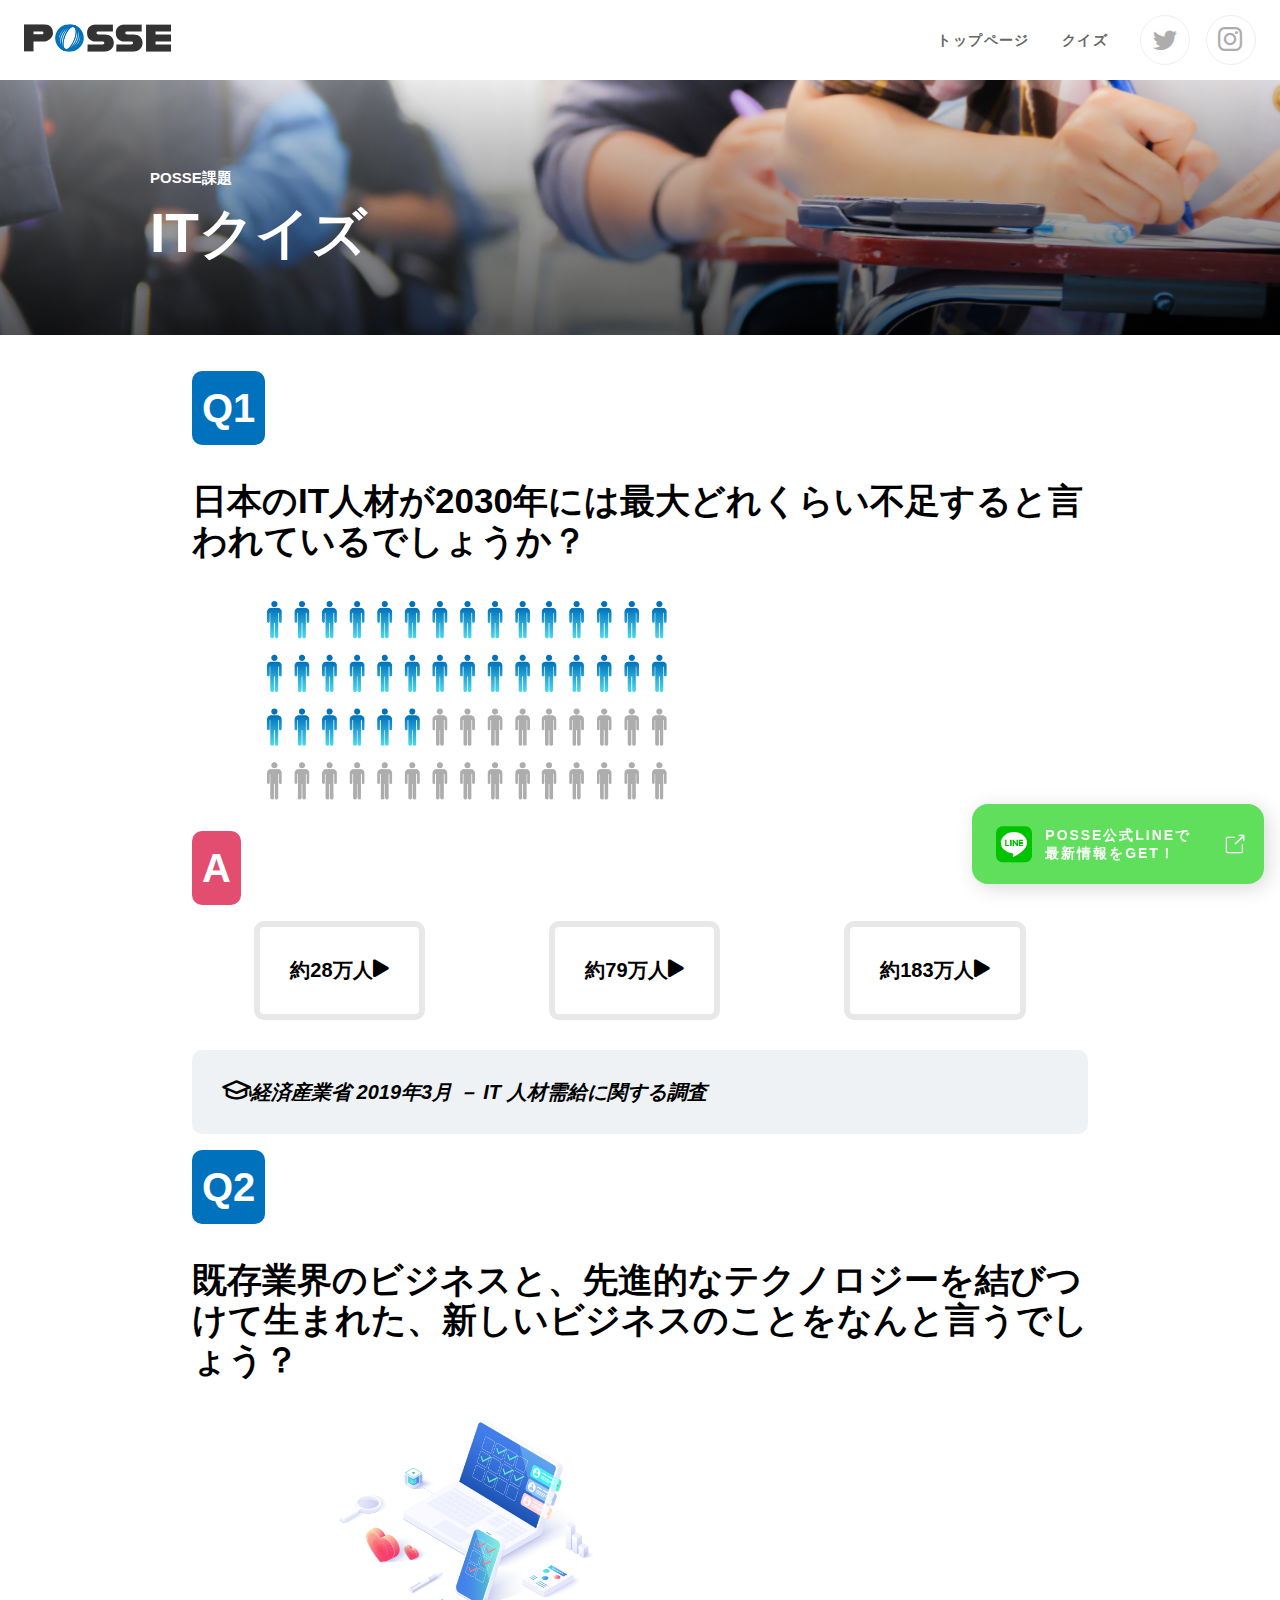
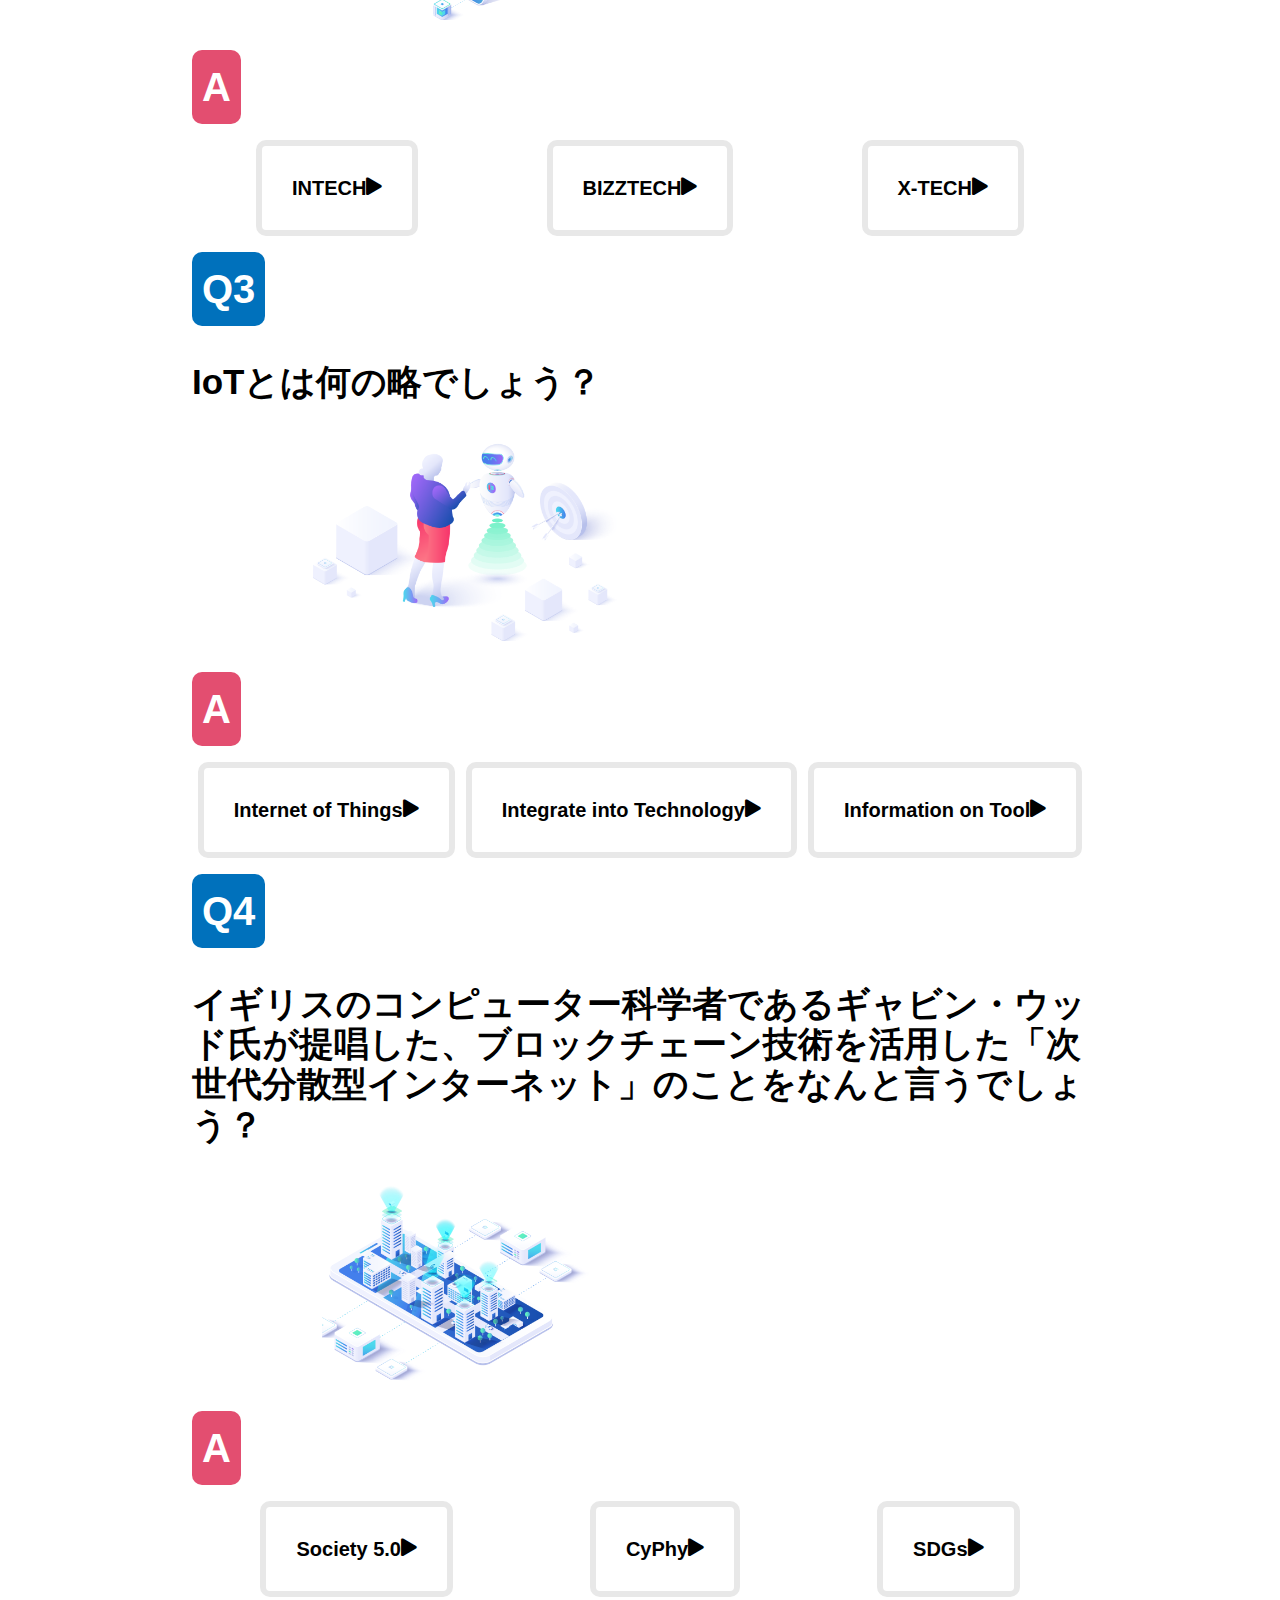
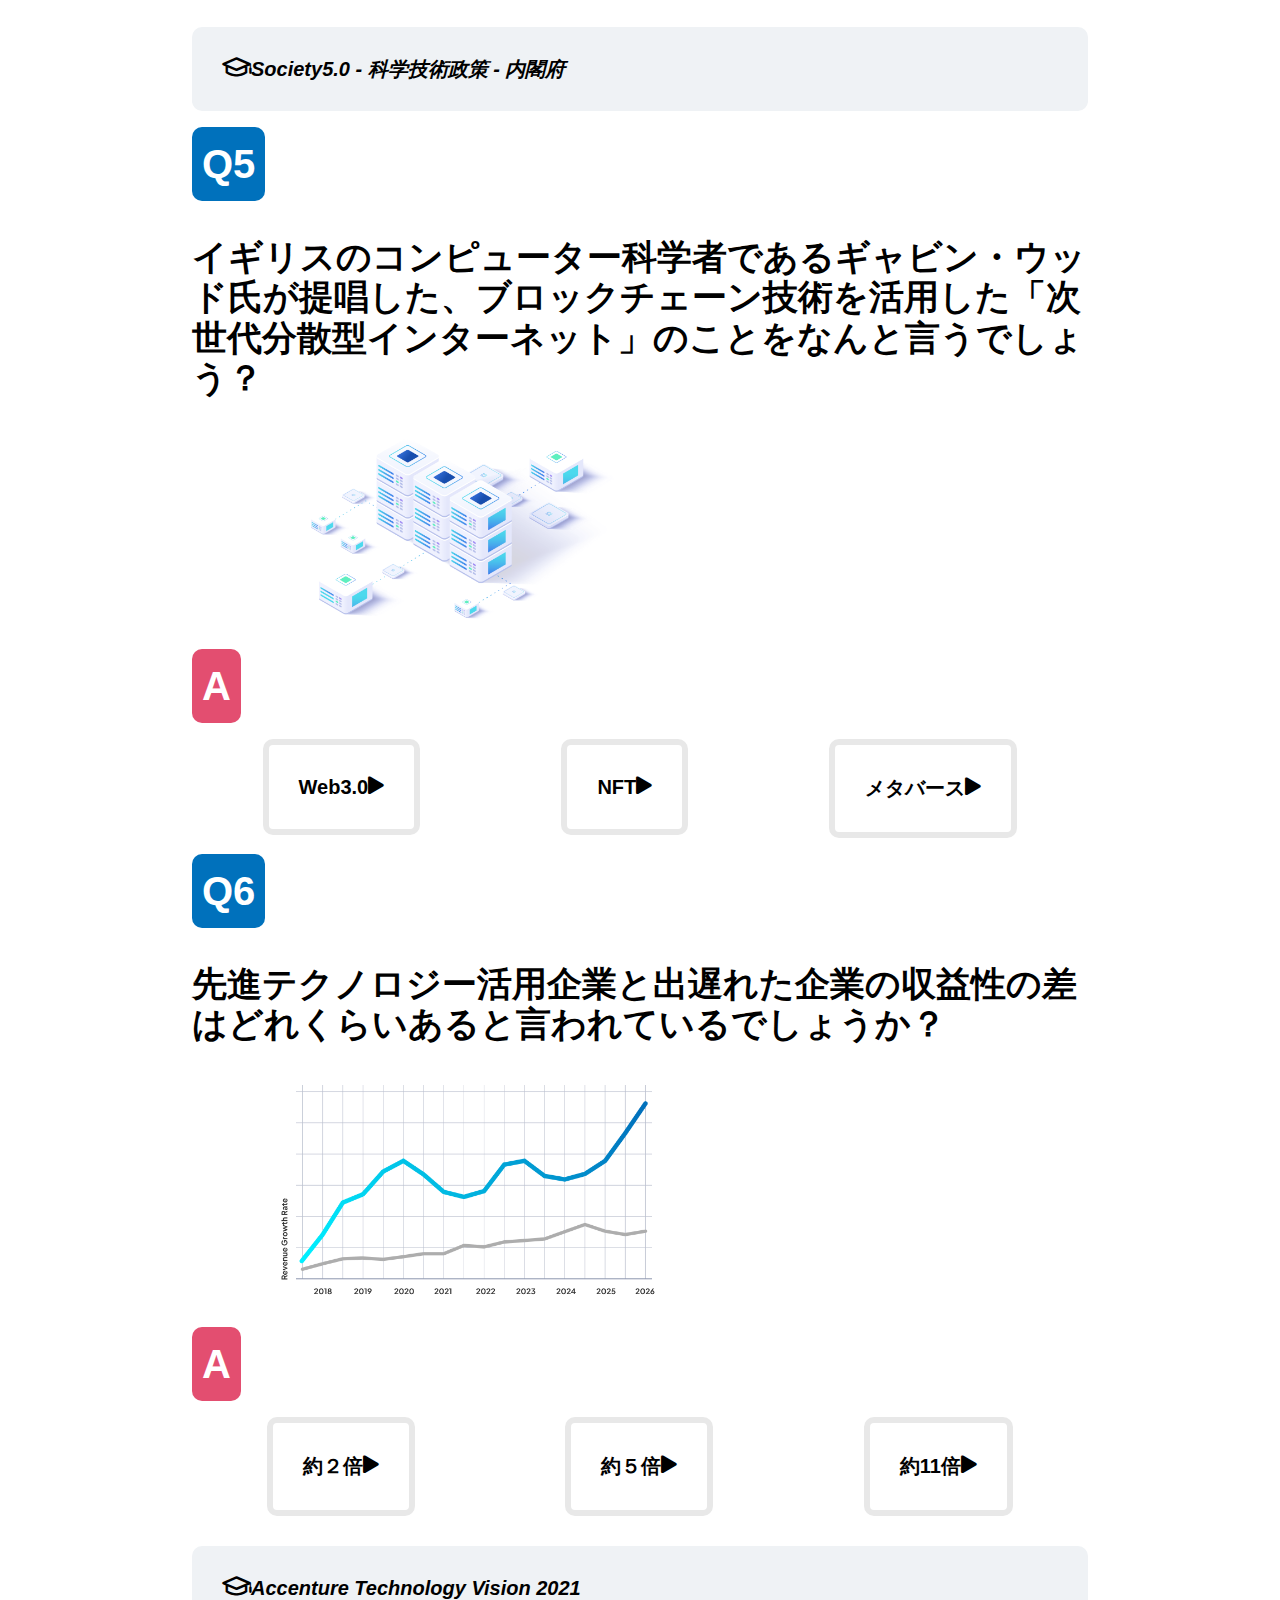
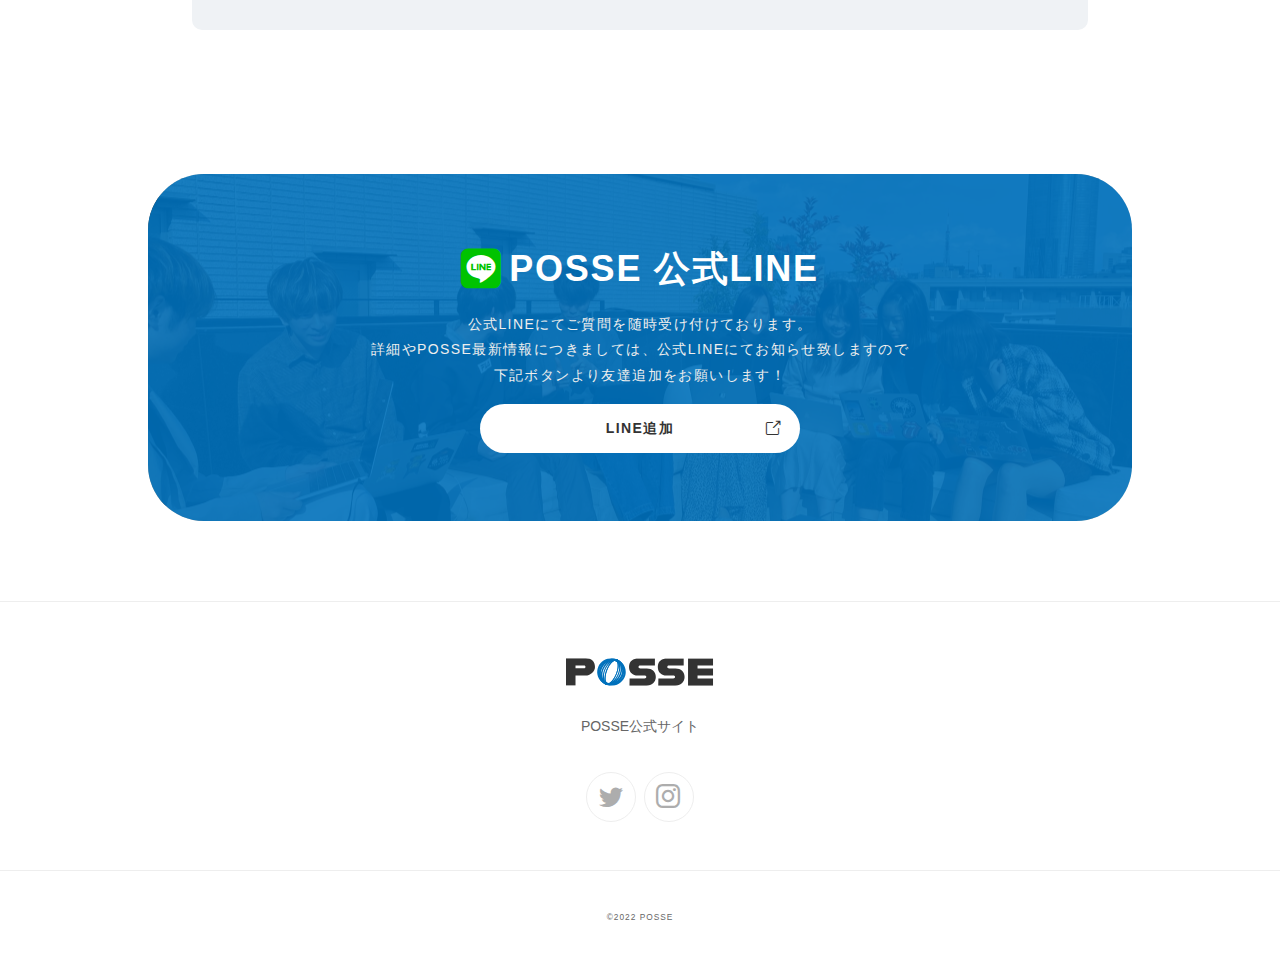
<file: quiz/index.html>
<!DOCTYPE html>
<html lang="ja">
<head>
  <meta charset="UTF-8">
  <meta http-equiv="X-UA-Compatible" content="IE=edge">
  <meta name="viewport" content="width=device-width, initial-scale=1.0">
  <title>クイズページ</title>
  <link rel="stylesheet" href="../assets-ph1-website-main/styles/style.css">
</head>

<body>
  <header class="header">
    <div class="p-header__logo"><img src="../assets-ph1-website-main/img/logo.svg" alt="POSSE"></div>
    <nav class="p-header__nav">
      <ul class="p-header__nav__list">
        <li class="p-header__nav__item">
          <a href="../index.html" class="p-header__nav__item__link">トップページ</a>
        </li>
        <li class="p-header__nav__item">
          <a href="./" class="p-header__nav__item__link">クイズ</a>
        </li>
      </ul>
    </nav>
    <ul class="p-header__sns p-sns">
      <li class="p-sns__item">
        <a href="https://twitter.com/posse_program" target="_blank" rel="noopener noreferrer" class="p-sns__item__link"
          aria-label="Twitter">
          <i class="u-icon__twitter"></i>
        </a>
      </li>
      <li class="p-sns__item">
        <a href="https://www.instagram.com/posse_programming/" target="_blank" rel="noopener noreferrer"
          class="p-sns__item__link" aria-label="instagram">
          <i class="u-icon__instagram"></i>
        </a>
      </li>
    </ul>
    <button class="header__hamburger hamburger" id="js-hamburger">
      <span></span>
      <span></span>
      <span></span>
    </button>
    <div>
      <span class="batsu"></span>
    </div>
    <div class="header__inner" id="js-nav">
      <nav class="header__nav nav" >
        <ul class="nav__items nav-items">
          <li class="nav-items__item"><a href="../index.html">POSSEとは</a></li>
          <li class="nav-items__item"><a href="./index.html">クイズ</a></li>
        </ul>
      </nav>
  </header>

  <main>


  <div>
    <div class="main-title-matome">
    <h1 class="main-title">POSSE課題</h1>
    <h2 class="main-subtitle">ITクイズ</h2>
  </div>
    <!-- <img class="main-image" src="../assets-ph1-website-main/img/quiz/bg-hero.jpg" alt=""> -->
  </div>
  
  <section id="main-quiz" class="main-quiz">
    <!-- <h1 class="Q1-title">Q1</h1>
    <h2 class="Q1-text">日本のIT人材が2030年には最大どれくらい不足すると言われているでしょうか？</h2>
    <div class="Q1-image-div"><img class="Q1-image" src="../assets-ph1-website-main/img/quiz/img-quiz01.png" alt=""></div>
    <div class="Q1-answer">
      <h1 class="Q1-answer-title">A</h1>
      <ul class="Q1-answer-answer">
        <li><button class="Q1-answer-answer-1" id="choice-1" onclick="buttonClick(0)">約28万人</button><i class="u-icon__arrow"></i></li>
        <li><button class="Q1-answer-answer-1" id="choice-2" onclick="buttonClick(1)">約79万人</button><i class="u-icon__arrow"></i></li>
        <li><button class="Q1-answer-answer-1" id="choice-3" onclick="buttonClick(0)">約183万人</button><i class="u-icon__arrow"></i></li> 
      </ul>
    </div>
    <div class="Q1-seikai-huseikai">
    <div class="Q1-seikai" id="seikai">
      <h1>正解</h1>
      <h2>A 約79万人</h2>
    </div>
    <div class="Q1-seikai" id="huseikai">
      <h1>不正解...</h1>
      <h2>A 約79万人</h2>
    </div>
  </div>
    <cite class="Q1-cite">
      <i class="u-icon__note"></i>経済産業省 2019年3月 － IT 人材需給に関する調査
    </cite>
  </div> -->


<!-- <section class="main-quiz">
  <h1 class="Q1-title">Q2</h1>
  <h2 class="Q1-text">既存業界のビジネスと、先進的なテクノロジーを結びつけて生まれた、新しいビジネスのことをなんと言うでしょう？</h2>
  <div class="Q1-image-div"><img class="Q1-image" src="../assets-ph1-website-main/img/quiz/img-quiz02.png" alt=""></div>
  <div class="Q1-answer">
    <h1 class="Q1-answer-title">A</h1>
    <ul class="Q1-answer-answer">
      <li><button class="Q1-answer-answer-1" id="choice-1" onclick="buttonClick(0)">INTECH</button><i class="u-icon__arrow"></i></li>
      <li><button class="Q1-answer-answer-1" id="choice-2" onclick="buttonClick(1)">BIZZTECH</button><i class="u-icon__arrow"></i></li>
      <li><button class="Q1-answer-answer-1" id="choice-3" onclick="buttonClick(0)">X-TECH</button><i class="u-icon__arrow"></i></li> 
    </ul>
  </div>
  <div class="Q1-seikai-huseikai">
  <div class="Q1-seikai" id="seikai">
    <h1>正解</h1>
    <h2>A X-TECH</h2>
  </div>
  <div class="Q1-seikai" id="huseikai">
    <h1>不正解...</h1>
    <h2>A X-TECH</h2>
  </div>
</section>

<section class="main-quiz">
  <h1 class="Q1-title">Q3</h1>
  <h2 class="Q1-text">IoTとは何の略でしょう？</h2>
  <div class="Q1-image-div"><img class="Q1-image" src="../assets-ph1-website-main/img/quiz/img-quiz03.png" alt=""></div>
  <div class="Q1-answer">
    <h1 class="Q1-answer-title">A</h1>
    <ul class="Q1-answer-answer">
      <li><button class="Q1-answer-answer-1" id="choice-1" onclick="buttonClick(0)">Internet of Things</button><i class="u-icon__arrow"></i></li>
      <li><button class="Q1-answer-answer-1" id="choice-2" onclick="buttonClick(1)">Integrate into Technology</button><i class="u-icon__arrow"></i></li>
      <li><button class="Q1-answer-answer-1" id="choice-3" onclick="buttonClick(0)">Information on Tool</button><i class="u-icon__arrow"></i></li> 
    </ul>
  </div>
  <div class="Q1-seikai-huseikai">
  <div class="Q1-seikai" id="seikai">
    <h1>正解</h1>
    <h2>A </h2>
  </div>
  <div class="Q1-seikai" id="huseikai">
    <h1>不正解...</h1>
    <h2>A X-TECH</h2>
  </div>
</section>

<section class="main-quiz">
  <h1 class="Q1-title">Q2</h1>
  <h2 class="Q1-text">既存業界のビジネスと、先進的なテクノロジーを結びつけて生まれた、新しいビジネスのことをなんと言うでしょう？</h2>
  <div class="Q1-image-div"><img class="Q1-image" src="../assets-ph1-website-main/img/quiz/img-quiz02.png" alt=""></div>
  <div class="Q1-answer">
    <h1 class="Q1-answer-title">A</h1>
    <ul class="Q1-answer-answer">
      <li><button class="Q1-answer-answer-1" id="choice-1" onclick="buttonClick(0)">INTECH</button><i class="u-icon__arrow"></i></li>
      <li><button class="Q1-answer-answer-1" id="choice-2" onclick="buttonClick(1)">BIZZTECH</button><i class="u-icon__arrow"></i></li>
      <li><button class="Q1-answer-answer-1" id="choice-3" onclick="buttonClick(0)">X-TECH</button><i class="u-icon__arrow"></i></li> 
    </ul>
  </div>
  <div class="Q1-seikai-huseikai">
  <div class="Q1-seikai" id="seikai">
    <h1>正解</h1>
    <h2>A X-TECH</h2>
  </div>
  <div class="Q1-seikai" id="huseikai">
    <h1>不正解...</h1>
    <h2>A X-TECH</h2>
  </div>
</section>

<section class="main-quiz">
  <h1 class="Q1-title">Q2</h1>
  <h2 class="Q1-text">既存業界のビジネスと、先進的なテクノロジーを結びつけて生まれた、新しいビジネスのことをなんと言うでしょう？</h2>
  <div class="Q1-image-div"><img class="Q1-image" src="../assets-ph1-website-main/img/quiz/img-quiz02.png" alt=""></div>
  <div class="Q1-answer">
    <h1 class="Q1-answer-title">A</h1>
    <ul class="Q1-answer-answer">
      <li><button class="Q1-answer-answer-1" id="choice-1" onclick="buttonClick(0)">INTECH</button><i class="u-icon__arrow"></i></li>
      <li><button class="Q1-answer-answer-1" id="choice-2" onclick="buttonClick(1)">BIZZTECH</button><i class="u-icon__arrow"></i></li>
      <li><button class="Q1-answer-answer-1" id="choice-3" onclick="buttonClick(0)">X-TECH</button><i class="u-icon__arrow"></i></li> 
    </ul>
  </div>
  <div class="Q1-seikai-huseikai">
  <div class="Q1-seikai" id="seikai">
    <h1>正解</h1>
    <h2>A X-TECH</h2>
  </div>
  <div class="Q1-seikai" id="huseikai">
    <h1>不正解...</h1>
    <h2>A X-TECH</h2>
  </div>
</section>

<section class="main-quiz">
  <h1 class="Q1-title">Q2</h1>
  <h2 class="Q1-text">既存業界のビジネスと、先進的なテクノロジーを結びつけて生まれた、新しいビジネスのことをなんと言うでしょう？</h2>
  <div class="Q1-image-div"><img class="Q1-image" src="../assets-ph1-website-main/img/quiz/img-quiz02.png" alt=""></div>
  <div class="Q1-answer">
    <h1 class="Q1-answer-title">A</h1>
    <ul class="Q1-answer-answer">
      <li><button class="Q1-answer-answer-1" id="choice-1" onclick="buttonClick(0)">INTECH</button><i class="u-icon__arrow"></i></li>
      <li><button class="Q1-answer-answer-1" id="choice-2" onclick="buttonClick(1)">BIZZTECH</button><i class="u-icon__arrow"></i></li>
      <li><button class="Q1-answer-answer-1" id="choice-3" onclick="buttonClick(0)">X-TECH</button><i class="u-icon__arrow"></i></li> 
    </ul>
  </div>
  <div class="Q1-seikai-huseikai">
  <div class="Q1-seikai" id="seikai">
    <h1>正解</h1>
    <h2>A X-TECH</h2>
  </div>
  <div class="Q1-seikai" id="huseikai">
    <h1>不正解...</h1>
    <h2>A X-TECH</h2>
  </div> -->
<!-- </section> -->

  </main>

  <div class="p-line">
    <div class="l-container">
      <div class="p-line__body">
        <div class="p-line__body__inner">
          <h2 class="p-heading -light p-line__title"><i class="u-icon__line"></i>POSSE 公式LINE</h2>
          <div class="p-line__content">
            <p>公式LINEにてご質問を随時受け付けております。<br>詳細やPOSSE最新情報につきましては、公式LINEにてお知らせ致しますので<br>下記ボタンより友達追加をお願いします！</p>
          </div>
          <div class="p-line__footer">
            <a href="https://line.me/R/ti/p/@651htnqp?from=page" target="_blank" rel="noopener noreferrer"
              class="p-line__button">LINE追加<i class="u-icon__link"></i></a>
          </div>
        </div>
      </div>
    </div>
  </div>

  <footer class="l-footer p-footer">
    <div class="p-fixedLine">
      <a href="https://line.me/R/ti/p/@651htnqp?from=page" target="_blank" rel="noopener noreferrer"
        class="p-fixedLine__link">
        <i class="u-icon__line"></i>
        <p class="p-fixedLine__link__text">POSSE公式LINEで<br>最新情報をGET！</p>
        <i class="u-icon__link"></i>
      </a>
    </div>
    <div class="l-footer__inner">
      <div class="p-footer__siteinfo">
        <span class="p-footer__logo">
          <img src="../assets-ph1-website-main/img/logo.svg" alt="POSSE">
        </span>
        <a href="https://posse-ap.com/" target="_blank" rel="noopener noreferrer"
          class="p-footer__siteinfo__link">POSSE公式サイト</a>
      </div>
      <div class="p-footer__sns">
        <ul class="p-sns__list p-footer__sns__list">
          <li class="p-sns__item">
            <a href="https://twitter.com/posse_program" target="_blank" rel="noopener noreferrer"
              class="p-sns__item__link" aria-label="Twitter">
              <i class="u-icon__twitter"></i>
            </a>
          </li>
          <li class="p-sns__item">
            <a href="https://www.instagram.com/posse_programming/" target="_blank" rel="noopener noreferrer"
              class="p-sns__item__link" aria-label="instagram">
              <i class="u-icon__instagram"></i>
            </a>
          </li>
        </ul>
      </div>
    </div>
    <div class="p-footer__copyright">
      <small lang="en">©︎2022 POSSE</small>
    </div>
  </footer>


</body>

<script src="./main.js"></script>

<script src="../hamburger.js"></script>

</html>
</file>
<file: assets-ph1-website-main/styles/style.css>
*,
 ::before,
 ::after {
   border-style: solid;
   border-width: 0;
   box-sizing: border-box;
 }

html {
    -webkit-text-size-adjust: 100%;
    -webkit-tap-highlight-color: transparent;
    line-height: 1.15;
}

body {
    margin: 0;
  }
  
  main {
    display: block;
  }
  
  p,
  table,
  blockquote,
  address,
  pre,
  iframe,
  form,
  figure,
  dl {
    margin: 0;
  }

h1,
h2,
h3,
h4,
h5,
h6 {
  font-size: inherit;
  font-weight: inherit;
  margin: 0;
}

ul,
ol {
  list-style: none;
  margin: 0;
  padding: 0;
}

dt {
    font-weight: bold;
  }
  
  dd {
    margin-left: 0;
  }
  
  hr {
    border-top-width: 1px;
    box-sizing: content-box; /* 1 */
    clear: both;
    color: inherit;
    height: 0; /* 1 */
    margin: 0;
    overflow: visible; /* 2 */
  }

  a {
    background-color: transparent;
    color: inherit;
    text-decoration: none;
  }

  abbr[title] {
    -webkit-text-decoration: underline dotted;
            text-decoration: underline dotted; /* 2 */
  }




  /* icon fonts */
@font-face {
    font-display: inline-block;
    font-family: "posse-icon";
    font-style: normal;
    font-weight: normal;
    src: url("../fonts/posse-icon.ttf?bbqgr3") format("truetype"), url("../fonts/posse-icon.woff?bbqgr3") format("woff"), url("../fonts/posse-icon.svg?bbqgr3#posse-icon") format("svg");
  }
  i, .icomoon-liga {
    /* speak: never; */
    -ms-font-feature-settings: "liga" 1;
    font-feature-settings: "liga";
    -webkit-font-smoothing: antialiased;
    -moz-osx-font-smoothing: grayscale;
    font-family: "posse-icon" !important;
    font-style: normal;
    font-variant: normal;
    font-variant-ligatures: discretionary-ligatures;
    font-weight: normal;
    letter-spacing: 0;
    line-height: 1;
    text-transform: none;
  }









  body {
    font-family: "Noto Sans JP", sans-serif;
  }
  
  .l-main {
    padding-top: 80px;
  }
  
  .l-container {
    margin: 0 auto;
    max-width: 1032px;
    padding: 0 24px;
    width: 100%;
  }

  .l-footer {
    border-top: solid 1px #eee;
  }
  .l-footer__inner {
    padding: 56px 24px 48px;
  }

 header {
    align-items: center;
    background-color: #fff;
    display: flex;
    padding: 15px 24px;
    left: 0;
    position: fixed;
    right: 0;
    top: 0;
    z-index: 10000000;
  }

  .p-header__nav {
    margin-left: auto;
  }

  .p-header__nav__list {
    display: flex;
    gap: 32px;
  }

  .p-header__nav__item__link {
    color: #666;
    font-size: 14px;
    font-weight: bold;
    letter-spacing: 0.1em;
  }

  .p-header__sns {
    margin-left: 32px;
  }



  /* ハンバーガーメニュー */
  
  .header__navi {
    position: absolute;
    right: 0;
    left: 0;
    top: 0;
    width: 100%;
    height: 100vh;
    transform: translateX(100%);
    background-color: #fff;
    transition: ease .4s;
  }
  
  
  @media screen and (min-width: 960px) {
    .header__navi {
      position: static;
      transform: initial;
      background-color: inherit;
      height: inherit;
      display: flex;
      justify-content: end;
      width: 50%;
    }
  }

  @media screen and (min-width: 960px) {
    .navi__items {
      width: 100%;
      display: flex;
      align-items: center;
      height: initial;
      justify-content: space-between;
    }
  }
  
  .navi-items {
    position: absolute;
    top: 50%;
    left: 50%;
    transform: translate(-50%, -50%);
    padding: 0;
  }
  
  
  @media screen and (min-width: 960px) {
    .navi-items {
      padding-top: inherit;
      padding-bottom: inherit;
      position: inherit;
      top: 0;
      left: 0;
      transform: translate(0, 0);
    }
  }
  
  .navi-items__item a {
    color: black;
    width: 100%;
    display: block;
    text-align: center;
    font-size: 20px;
    margin-bottom: 24px;
  }
  
  .navi-items__item:last-child a {
    margin-bottom: 0;
  }
  
  @media screen and (min-width: 960px) {
    .navi-items__item a {
      margin-bottom: 0;
    }
  }

  .header__hamburger {
    width: 48px;
    height: 100%;
  
  }
  
  .hamburger {
    background-color: transparent;
    border-color: transparent;
    z-index: 9999;
  }
  
  @media screen and (min-width: 960px) {
    .hamburger {
      display: none;
    }
  }
  
  
  .hamburger span {
    width: 100%;
    height: 1px;
    background-color: #000;
    position: relative;
    transition: ease .4s;
    display: block;
  }
  
  .hamburger span:nth-child(1) {
    top: 0;
  }
  
  .hamburger span:nth-child(2) {
    margin: 8px 0;
  }
  
  .hamburger span:nth-child(3) {
    top: 0;
  }
  
  
  /* ハンバーガーメニュークリック後のスタイル */
  .header__inner.active {
    transform: translateX(0);
  }
  
  .hamburger.active span:nth-child(1) {
    top: 5px;
    transform: rotate(45deg);
  }
  
  .hamburger.active span:nth-child(2) {
    opacity: 0;
  
  }
  
  .hamburger.active span:nth-child(3) {
    top: -13px;
    transform: rotate(-45deg);
  } 
  
  

  .p-footer {
    margin-top: 80px;
    text-align: center;
  }
  .p-footer__logo {
    display: block;
  }
  .p-footer__siteinfo__link {
    color: #666;
    display: inline-block;
    font-size: 14px;
    line-height: 1.8;
    margin-top: 24px;
  }
  .p-footer__sns__list {
    display: flex;
    gap: 8px;
    justify-content: center;
    margin-top: 32px;
  }
  .p-footer__copyright {
    border-top: solid 1px #eee;
    color: #666;
    font-family: "Plus Jakarta Sans", "Noto Sans JP", sans-serif;
    font-size: 10px;
    letter-spacing: 0.1em;
    line-height: 1.5;
    padding: 38px 24px 33px;
  }
  
  .p-fixedLine {
    bottom: 16px;
    position: fixed;
    right: 16px;
  }

  .p-fixedLine__link {
    align-items: center;
    background-color: #5FDF5B;
    border-radius: 16px;
    box-shadow: 4px 4px 20px rgba(0, 0, 0, 0.15);
    display: flex;
    padding: 22px 20px 22px 24px;
  }
  .p-fixedLine__link .u-icon__line {
    font-size: 36px;
  }
  .p-fixedLine__link .u-icon__link {
    color: #fff;
    font-size: 18px;
    margin-left: 35px;
  }
  .p-fixedLine__link__text {
    color: #fff;
    font-size: 14px;
    font-weight: bold;
    letter-spacing: 0.14em;
    line-height: 1.3;
    margin-left: 13px;
    text-align: left;
  }
  
  .p-heading {
    font-size: 36px;
    font-weight: bold;
    letter-spacing: 0.05em;
    line-height: 1.5;
    text-align: center;
  }
  .p-heading.-light {
    color: #fff;
  }

  .p-heading__caption {
    color: #0071bc;
    display: block;
    font-family: "Plus Jakarta Sans", "Noto Sans JP", sans-serif;
    font-size: 14px;
    letter-spacing: initial;
    line-height: 1.8;
    margin-top: 8px;
  }
  
  .p-hero {
    padding: 110px 0 76px;
  }
  .p-hero__title {
    color: #fff;
    font-weight: bold;
  }
  .p-hero__title__label {
    font-size: 18px;
    line-height: 1.8;
  }
  .p-hero__title__inline {
    display: block;
    font-size: 60px;
    line-height: 1.5;
    margin-top: 12px;
  }
  
  .p-sns {
    display: flex;
    gap: 16px;
  }
  .p-sns__item__link {
    align-items: center;
    border: solid 1px #eee;
    border-radius: 50%;
    color: #adadad;
    display: inline-flex;
    font-size: 24px;
    height: 50px;
    justify-content: center;
    width: 50px;
  }

  .p-line {
    margin-top: 144px;
  }
  .p-line__body {
    background: url(../img/bg-line.jpg) center center/cover;
    border-radius: 56px;
    overflow: hidden;
    padding: 68px;
    position: relative;
  }
  .p-line__body::before {
    background-color: rgba(0, 113, 188, 0.9);
    content: "";
    height: 100%;
    left: 0;
    position: absolute;
    top: 0;
    width: 100%;
  }
  .p-line__body__inner {
    position: relative;
  }
  .p-line__title {
    align-items: center;
    display: flex;
    gap: 8px;
    justify-content: center;
  }
  .p-line__title .u-icon__line {
    font-size: 40px;
  }
  .p-line__content {
    color: #eee;
    font-size: 14px;
    letter-spacing: 0.1em;
    line-height: 1.8;
    margin-top: 16px;
    text-align: center;
  }
  .p-line__footer {
    margin-top: 16px;
    text-align: center;
  }
  .p-line__button {
    background-color: #fff;
    border-radius: 50px;
    color: #333;
    display: inline-block;
    font-size: 14px;
    font-weight: bold;
    letter-spacing: 0.1em;
    line-height: 1.8;
    max-width: 320px;
    padding: 12px;
    position: relative;
    width: 100%;
  }
  .p-line__button .u-icon__link {
    position: absolute;
    right: 20px;
    top: 50%;
    transform: translate(0, -50%);
  }
  
  .p-top-container {
    margin-top: 96px;
  }
  
  .p-top-hero__inner {
    display: flex;
    margin: 0 auto;
    max-width: 1280px;
    width: 100%;
    position: relative;
  }

  .p-top-hero__body {
    -ms-grid-row-align: center;
        align-self: center;
    background-color: #eff2f5;
    border-radius: 24px;
    display: inline-block;
    padding: 50px 62px;
    position: relative;
    white-space: nowrap;
  }
  .p-top-hero__body__title {
    color: #0071bc;
    font-size: 16px;
    font-weight: bold;
    line-height: 1.8;
  }
  .p-top-hero__body__catchcopy {
    display: inline-block;
    font-size: 60px;
    font-weight: bold;
    letter-spacing: 0.05em;
    line-height: 1.3333;
    margin-top: 10px;
  }
  .p-top-hero__image {
    border-radius: 80px 0 0 80px;
    display: block;
    margin-left: -125px;
    margin-right: calc(50% - 50vw);
    max-height: 680px;
    overflow: hidden;
  }

  .p-top-hero__image img {
    -o-object-fit: cover;
    display: block;
    height: 100%;
       object-fit: cover;
    width: 100%;
  }
  .p-top-hero__scroll {
    align-items: center;
    bottom: 24px;
    display: inline-flex;
    font-family: "Plus Jakarta Sans", "Noto Sans JP", sans-serif;
    font-size: 14px;
    gap: 6px;
    left: 32px;
    line-height: 1.5;
    position: absolute;
  }
  .p-top-hero__scroll::before {
    background-color: #ccc;
    border-radius: 8px;
    content: "";
    display: inline-block;
    height: 8px;
    width: 8px;
  }
  
  .p-top-about__body {
    /* -ms-grid-columns: (1fr)[2]; */
    display: -ms-grid;
    display: grid;
    gap: 40px;
    grid-template-columns: repeat(2, 1fr);
    margin-top: 42px;
  }
  .p-top-about__image {
    border-radius: 16px;
    overflow: hidden;
  }

  .p-top-about__content {
    -ms-grid-row-align: center;
        align-self: center;
    font-size: 14px;
    line-height: 1.8;
  }
  
  .p-quiz-hero {
    background: url(../img/quiz/bg-hero.jpg) center center/cover;
  }
  
  .p-quiz-container {
    margin-top: 120px;
  }
  
  .p-quiz-box:not(:first-of-type) {
    margin-top: 120px;
  }
  .p-quiz-box__label {
    background-color: #0071bc;
    border-radius: 8px;
    color: #fff;
    display: inline-block;
    font-family: "Plus Jakarta Sans", "Noto Sans JP", sans-serif;
    font-size: 36px;
    font-weight: bold;
    line-height: 1.5;
    padding: 8px 16px;
  }
  .p-quiz-box__label--accent {
    background-color: #e34e70;
  }
  .p-quiz-box__question__title__text {
    display: block;
    font-size: 36px;
    font-weight: bold;
    line-height: 1.5;
    margin-top: 24px;
  }

  .p-quiz-box__question__image {
    margin: 64px auto 0;
    max-width: 718px;
  }
  .p-quiz-box__answer {
    margin-top: 64px;
  }
  .p-quiz-box__answer__list {
    /* -ms-grid-columns: (1fr)[3]; */
    display: -ms-grid;
    display: grid;
    gap: 24px;
    grid-template-columns: repeat(3, 1fr);
    margin-top: 16px;
  }
  .p-quiz-box__answer__button {
    align-items: center;
    border: solid 5px #eee;
    border-radius: 8px;
    display: flex;
    font-size: 18px;
    font-weight: bold;
    line-height: 1.8;
    padding: 19px;
    text-align: left;
    width: 100%;
  }
  .p-quiz-box__answer__button .u-icon__arrow {
    font-size: 16px;
    margin-left: auto;
  }
  .p-quiz-box__answer__button:disabled .u-icon__arrow {
    display: none;
  }
  .p-quiz-box__answer__button.is-selected {
    background-color: #eff2f5;
    border-color: #0071bc;
  }
  .p-quiz-box__answer__button.is-selected .u-icon__arrow {
    display: none;
  }

  .p-quiz-box__note {
    align-items: center;
    background-color: #f6f6f6;
    border-radius: 8px;
    display: block;
    display: flex;
    font-size: 18px;
    font-style: normal;
    font-weight: bold;
    gap: 16px;
    line-height: 1.8;
    margin-top: 16px;
    padding: 24px;
  }
  .p-quiz-box__answer__correct {
    background-color: #fff2f5;
    border-radius: 8px;
    display: none;
    margin-top: 16px;
    padding: 24px 40px;
  }
  .p-quiz-box__answer__correct.is-correct {
    display: block;
  }
  .p-quiz-box__answer__correct.is-incorrect {
    background-color: #eff2f5;
    display: block;
  }
  .p-quiz-box__answer__correct__title {
    font-size: 24px;
    font-weight: bold;
    letter-spacing: 0.05em;
    line-height: 1.5;
  }
  .is-correct .p-quiz-box__answer__correct__title {
    color: #e34e70;
  }
  .is-incorrect .p-quiz-box__answer__correct__title {
    color: #0071bc;
  }
  .p-quiz-box__answer__correct__content {
    align-items: baseline;
    display: flex;
    font-size: 18px;
    font-weight: bold;
    gap: 18px;
    line-height: 1.8;
    margin-top: 16px;
  }
  .p-quiz-box__answer__correct__content__label {
    font-family: "Plus Jakarta Sans", "Noto Sans JP", sans-serif;
    font-size: 24px;
  }

  
  .u-icon__link:before {
    content: "\e901";
  }
  .u-icon__note:before {
    content: "\e902";
  }
  .u-icon__arrow:before {
    content: "\e903";
  }
  .u-icon__line:before {
    background: radial-gradient(#fff 60%, transparent 60%);
    color: #00c300;
    content: "\e900";
  }

  .u-icon__instagram:before {
    content: "\ea92";
  }

  .u-icon__twitter:before {
    content: "\ea96";
  }



  .main-quiz{
    margin: 50px 15%;
  }

  .main-title{
    margin-top: 3%;
    color: #fff;
    font-size: 15px;
    font-weight: 800;
  }

  .main-subtitle{
    margin-top: 15px;
    color: #fff;
    font-size: 55px;
    font-weight: 800;
  }

  .main-title-matome{
    background-image: url(/assets-ph1-website-main/img/quiz/bg-hero.jpg);
    background-size: 100%;
    padding: 70px 150px;
    background-repeat: no-repeat;
    margin-top: 70px;
  }

  .Q1-image-div{
    width: 400px;
  }

  .Q1-image{
    width: 100%;
    margin: 40px 75px;
  }

  .Q1-title{
    font-size: 40px;
    color: #fff;
    background-color: #0071bc;
    display:inline;
    border-radius: 10px;
    font-weight: 700;
    padding: 15px 10px;
    margin: 300px 0px;
  }

  .Q1-text{
    font-size: 35px;
    margin-top: 50px;
    font-weight: 800;
  }

  .Q1-answer-title{
    font-size: 40px;
    color: #fff;
    background-color:#e34e70;
    display:inline;
    border-radius: 10px;
    font-weight: 700;
    padding: 15px 10px;
    margin: 300px 0px;
  }

  .Q1-answer-answer{
    display: flex;
    justify-content: space-around;
    margin-top: 30px;
  }

  .Q1-answer-answer-1{
    font-size: 20px;
    padding: 30px ;
    background-color: #fff;
    border: 6px solid #e8e8e8;
    border-radius: 10px;
    cursor: pointer;
    font-weight: 700;
  }

  .Q1-seikai{
    background-color:#eff2f5;
    font-size: 20px;
    padding: 30px;
    display:block;
    border-radius: 10px;
    display: none;
  }

  .Q1-seikai-huseikai{
    margin-top: 30px;
  }

  .u-icon__arrow:before {
    content: "\e903";
  }

  .u-icon__arrow{
    text-align: right;
  }

  .u-icon__note:before {
    content: "\e902";
  }

  .Q1-cite{
    background-color:#eff2f5;
    font-size: 20px;
    padding: 30px;
    display:block;
    border-radius: 10px;
    margin-top: 30px;
    font-weight: 600;
    margin-bottom: 30px;
  }
  
  .choice-none{
    pointer-events: none;
  }

.nav__items{
  font-size: 30px;
  text-align: center;
  font-weight: 400;
  gap: 100px;
  margin-top: 100px;
}

.nav__items li{
  margin-bottom: 30px;
}

.header__inner{
  width: 100vw;
  height: 100vh;
  position: absolute;
  z-index: 100000;
  top: 100%;
  left: 0%;
  background-color: rgb(255, 255, 255);
  transform: translateX(100%);
}

.header__hamburger{
  display: none;
}

.block{
  display: block;
}

.none{
  display: none;
}


.batsu {
  display: block;
  position: relative;
  width: 30px;
  height: 30px;
  display: none;
}
 
.batsu::before, .batsu::after { /* 共通設定 */
  content: "";
  position: absolute;
  top: 50%;
  left: 50%;
  width: 5px; /* 棒の幅（太さ） */
  height: 30px; /* 棒の高さ */
  background: #333;
}
 
.batsu::before {
  transform: translate(-50%,-50%) rotate(45deg);
}
 
.batsu::after {
  transform: translate(-50%,-50%) rotate(-45deg);
}

  

@media screen and (max-width: 768px) {
  .p-header__nav__list,.p-header__sns{
    display: none;
  }
  .p-top-hero__inner{
    display: block;
  }
  .p-top-hero__body{
    width: 85%;
    position: absolute;
    bottom: -15%;
    left: 50%;
    transform: translateX(-50%);
    padding: 10px 0px;
    text-align: center;
  }
  .p-top-hero__body__catchcopy{
    font-size: 35px;
  }
  .hero-br{
    display: none;
  }
  .p-top-hero__scroll{
    display: none;
  }
  .p-top-about__body{
    display: block;
  }
  .p-top-about__image{
    width: 100%;
  }
  .p-top-about__image img{
    width: 100%;
    border-radius: 20px;
  }
  .p-top-about__content p{
    font-size: 20px;
  }

  .header__hamburger{
    display: block;
  }

  .main-subtitle{
    font-size: 40px;
  }

  .main-title{
    margin-top: -5%;
  }

  .main-quiz{
    margin: 0px 10px;
    width: 100%;
  }

  .Q1-answer-answer{
    display: block;
    width: 100%;
  }

  .Q1-answer-answer li,.Q1-answer-answer-1{
    width: 100%;
  }

  .Q1-answer{
    font-weight: 300;
  }

  .Q1-image{
    width: 100%;
    margin: 20px;
  }

  .Q1-image-div{
    width: 100%;
  }
}
</file>
